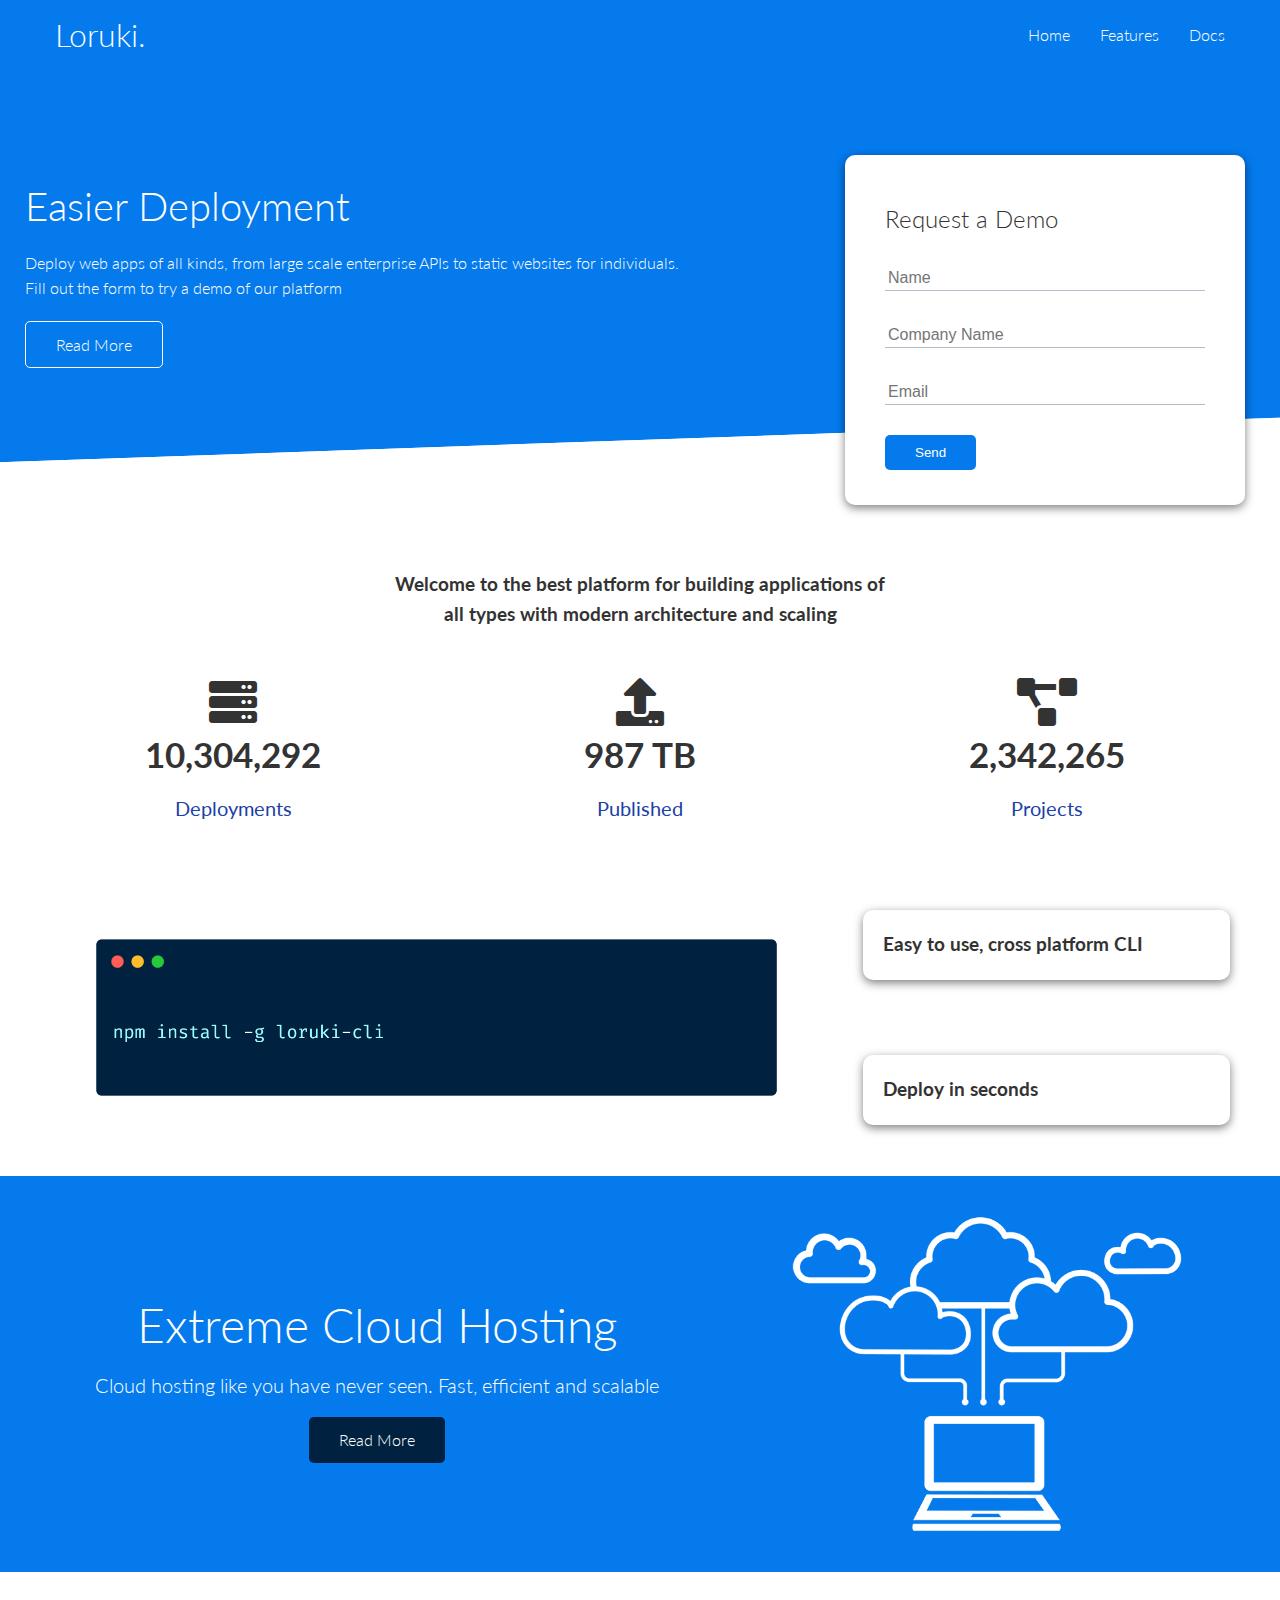
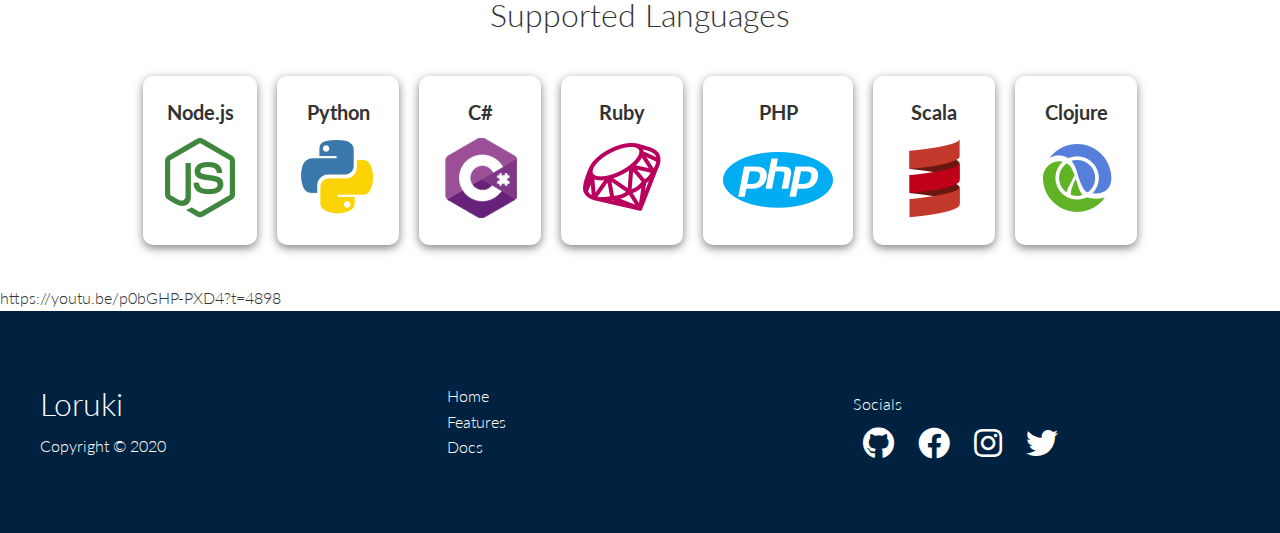
<file: loruki-website/index.html>
<!DOCTYPE html>
<html lang="en">
  <head>
    <meta charset="UTF-8" />
    <meta http-equiv="X-UA-Compatible" content="IE=edge" />
    <meta name="viewport" content="width=device-width, initial-scale=1.0" />
    <link
      rel="stylesheet"
      href="https://cdnjs.cloudflare.com/ajax/libs/font-awesome/5.15.4/css/all.min.css"
      integrity="sha512-1ycn6IcaQQ40/MKBW2W4Rhis/DbILU74C1vSrLJxCq57o941Ym01SwNsOMqvEBFlcgUa6xLiPY/NS5R+E6ztJQ=="
      crossorigin="anonymous"
      referrerpolicy="no-referrer"
    />
    <link rel="stylesheet" href="css/utilities.css" />
    <link rel="stylesheet" href="css/style.css" />

    <title>Loruki | Cloud Hosting For Everyone</title>
  </head>
  <body>
    <!--Navbar-->
    <div class="navbar">
      <div class="container flex">
        <h1 class="logo"><a href="index.html">Loruki.</a></h1>
        <nav>
          <ul>
            <li><a href="index.html">Home</a></li>
            <li><a href="features.html">Features</a></li>
            <li><a href="docs.html">Docs</a></li>
          </ul>
        </nav>
      </div>
    </div>

    <!-- Showcase -->
    <section class="showcase head-slant">
      <div class="container grid">
        <div class="showcase-text">
          <h1>Easier Deployment</h1>
          <p>
            Deploy web apps of all kinds, from large scale enterprise APIs to
            static websites for individuals. Fill out the form to try a demo of
            our platform
          </p>
          <a href="features.html" class="btn btn-outline on-blue-btn"
            >Read More</a
          >
        </div>

        <div class="showcase-form card">
          <h2>Request a Demo</h2>
          <form>
            <div class="form-control">
              <input type="text" name="name" placeholder="Name" required />
            </div>
            <div class="form-control">
              <input
                type="text"
                name="company"
                placeholder="Company Name"
                required
              />
            </div>
            <div class="form-control">
              <input type="email" name="email" placeholder="Email" required />
            </div>
            <input type="submit" value="Send" class="btn btn-primary" />
          </form>
        </div>
      </div>
    </section>

    <!-- Stats -->
    <section class="stats">
      <div class="container">
        <h3 class="stats-heading text-center my-1">
          Welcome to the best platform for building applications of all types
          with modern architecture and scaling
        </h3>

        <div class="grid grid-3 text-center my-4">
          <div>
            <i class="fas fa-server fa-3x"></i>
            <h3>10,304,292</h3>
            <p class="text-secondary">Deployments</p>
          </div>
          <div>
            <i class="fas fa-upload fa-3x"></i>
            <h3>987 TB</h3>
            <p class="text-secondary">Published</p>
          </div>
          <div>
            <i class="fas fa-project-diagram fa-3x"></i>
            <h3>2,342,265</h3>
            <p class="text-secondary">Projects</p>
          </div>
        </div>
      </div>
    </section>

    <!-- Cli -->
    <section class="cli">
      <div class="container grid">
        <img src="images/cli.png" alt="" />
        <div class="card">
          <h3>Easy to use, cross platform CLI</h3>
        </div>
        <div class="card">
          <h3>Deploy in seconds</h3>
        </div>
      </div>
    </section>

    <!-- Cloud -->
    <section class="cloud bg-primary my-2 py-2">
      <div class="container grid">
        <div class="text-center">
          <h2 class="lg">Extreme Cloud Hosting</h2>
          <p class="lead my-1">
            Cloud hosting like you have never seen. Fast, efficient and scalable
          </p>
          <div class="content-div">
            <a href="features.html" class="btn btn-dark on-blue-btn"
              >Read More</a
            >
          </div>
        </div>
        <img src="images/cloud.png" alt="" />
      </div>
    </section>

    <!-- Languages -->

    <section class="languages">
      <h2 class="md text-center my-2">Supported Languages</h2>
      <div class="container flex">
        <div class="card">
          <h4>Node.js</h4>
          <img src="images/logos/node.png" alt="" />
        </div>
        <div class="card">
          <h4>Python</h4>
          <img src="images/logos/python.png" alt="" />
        </div>
        <div class="card">
          <h4>C#</h4>
          <img src="images/logos/csharp.png" alt="" />
        </div>
        <div class="card">
          <h4>Ruby</h4>
          <img src="images/logos/ruby.png" alt="" />
        </div>
        <div class="card">
          <h4>PHP</h4>
          <img src="images/logos/php.png" alt="" />
        </div>
        <div class="card">
          <h4>Scala</h4>
          <img src="images/logos/scala.png" alt="" />
        </div>
        <div class="card">
          <h4>Clojure</h4>
          <img src="images/logos/clojure.png" alt="" />
        </div>
      </div>
    </section>
    https://youtu.be/p0bGHP-PXD4?t=4898
    <!-- Footer -->
    <footer class="footer bg-dark py-5">
      <div class="container grid grid-3">
        <div>
          <h1>Loruki</h1>
          <p>Copyright &copy; 2020</p>
        </div>

        <nav>
          <ul>
            <li><a href="index.html">Home</a></li>
            <li><a href="features.html">Features</a></li>
            <li><a href="docs.html">Docs</a></li>
          </ul>
        </nav>
        <div class="social">
          <p>Socials</p>
          <a href="#"><i class="fab fa-github fa-2x"></i></a>
          <a href="#"><i class="fab fa-facebook fa-2x"></i></a>
          <a href="#"><i class="fab fa-instagram fa-2x"></i></a>
          <a href="#"><i class="fab fa-twitter fa-2x"></i></a>
        </div>
      </div>
    </footer>
  </body>
</html>
</file>
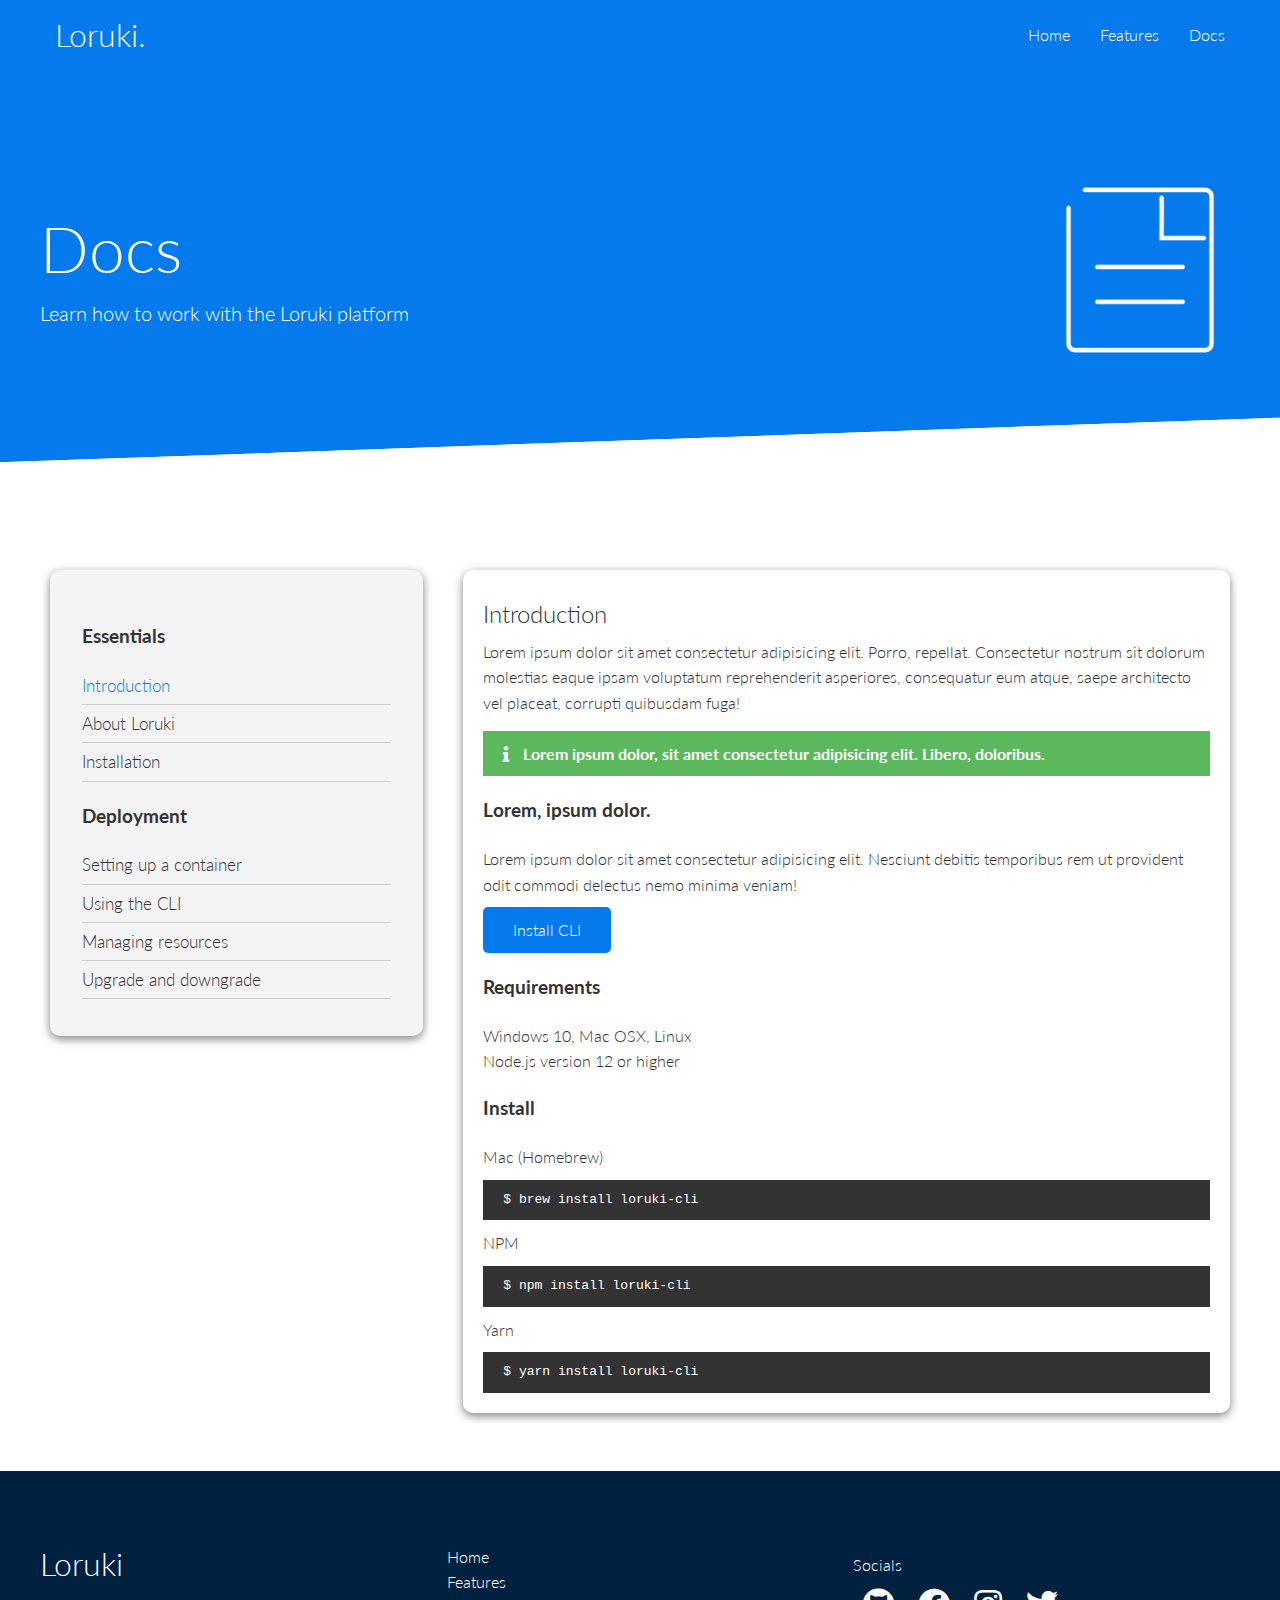
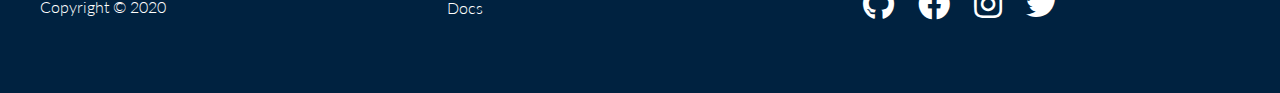
<file: loruki-website/docs.html>
<!DOCTYPE html>
<html lang="en">
  <head>
    <meta charset="UTF-8" />
    <meta http-equiv="X-UA-Compatible" content="IE=edge" />
    <meta name="viewport" content="width=device-width, initial-scale=1.0" />
    <link
      rel="stylesheet"
      href="https://cdnjs.cloudflare.com/ajax/libs/font-awesome/5.15.4/css/all.min.css"
      integrity="sha512-1ycn6IcaQQ40/MKBW2W4Rhis/DbILU74C1vSrLJxCq57o941Ym01SwNsOMqvEBFlcgUa6xLiPY/NS5R+E6ztJQ=="
      crossorigin="anonymous"
      referrerpolicy="no-referrer"
    />
    <link rel="stylesheet" href="css/utilities.css" />
    <link rel="stylesheet" href="css/style.css" />

    <title>Loruki | Cloud Hosting For Everyone</title>
  </head>
  <body>
    <!--Navbar-->
    <div class="navbar">
      <div class="container flex">
        <h1 class="logo"><a href="index.html">Loruki.</a></h1>
        <nav>
          <ul>
            <li><a href="index.html">Home</a></li>
            <li><a href="features.html">Features</a></li>
            <li><a href="docs.html">Docs</a></li>
          </ul>
        </nav>
      </div>
    </div>

    <!-- Head -->
    <section class="docs-head bg-primary py-3">
      <div class="container grid">
        <div>
          <h1 class="xl">Docs</h1>
          <p class="lead">Learn how to work with the Loruki platform</p>
        </div>
        <img src="images/docs.png" alt="" />
      </div>
    </section>

    <!-- Docs main-->
    <section class="docs-main my-4">
      <div class="container grid">
        <div class="card bg-light p-3">
          <h3 class="my-2">Essentials</h3>
          <nav>
            <ul>
              <li><a class="text-primary" href="#">Introduction</a></li>
              <li><a href="#">About Loruki</a></li>
              <li><a href="#">Installation</a></li>
            </ul>
          </nav>

          <h3 class="my-2">Deployment</h3>
          <nav>
            <ul>
              <li><a href="#">Setting up a container</a></li>
              <li><a href="#">Using the CLI</a></li>
              <li><a href="#">Managing resources</a></li>
              <li><a href="#">Upgrade and downgrade</a></li>
            </ul>
          </nav>
        </div>

        <div class="card">
          <h2>Introduction</h2>
          <p>
            Lorem ipsum dolor sit amet consectetur adipisicing elit. Porro,
            repellat. Consectetur nostrum sit dolorum molestias eaque ipsam
            voluptatum reprehenderit asperiores, consequatur eum atque, saepe
            architecto vel placeat, corrupti quibusdam fuga!
          </p>

          <div class="alert alert-success">
            <i class="fas fa-info"></i>
            Lorem ipsum dolor, sit amet consectetur adipisicing elit. Libero,
            doloribus.
          </div>

          <h3>Lorem, ipsum dolor.</h3>
          <p>
            Lorem ipsum dolor sit amet consectetur adipisicing elit. Nesciunt
            debitis temporibus rem ut provident odit commodi delectus nemo
            minima veniam!
          </p>
          <a href="" class="btn btn-primary">Install CLI</a>

          <h3>Requirements</h3>
          <ul>
            <li>Windows 10, Mac OSX, Linux</li>
            <li>Node.js version 12 or higher</li>
          </ul>

          <h3>Install</h3>
          <p>Mac (Homebrew)</p>
          <pre><code>$ brew install loruki-cli</code></pre>

          <p>NPM</p>
          <pre><code>$ npm install loruki-cli</code></pre>

          <p>Yarn</p>
          <pre><code>$ yarn install loruki-cli</code></pre>
        </div>
      </div>
    </section>

    <!-- Footer -->
    <footer class="footer bg-dark py-5">
      <div class="container grid grid-3">
        <div>
          <h1>Loruki</h1>
          <p>Copyright &copy; 2020</p>
        </div>

        <nav>
          <ul>
            <li><a href="index.html">Home</a></li>
            <li><a href="features.html">Features</a></li>
            <li><a href="docs.html">Docs</a></li>
          </ul>
        </nav>
        <div class="social">
          <p>Socials</p>
          <a href="#"><i class="fab fa-github fa-2x"></i></a>
          <a href="#"><i class="fab fa-facebook fa-2x"></i></a>
          <a href="#"><i class="fab fa-instagram fa-2x"></i></a>
          <a href="#"><i class="fab fa-twitter fa-2x"></i></a>
        </div>
      </div>
    </footer>
  </body>
</html>
</file>
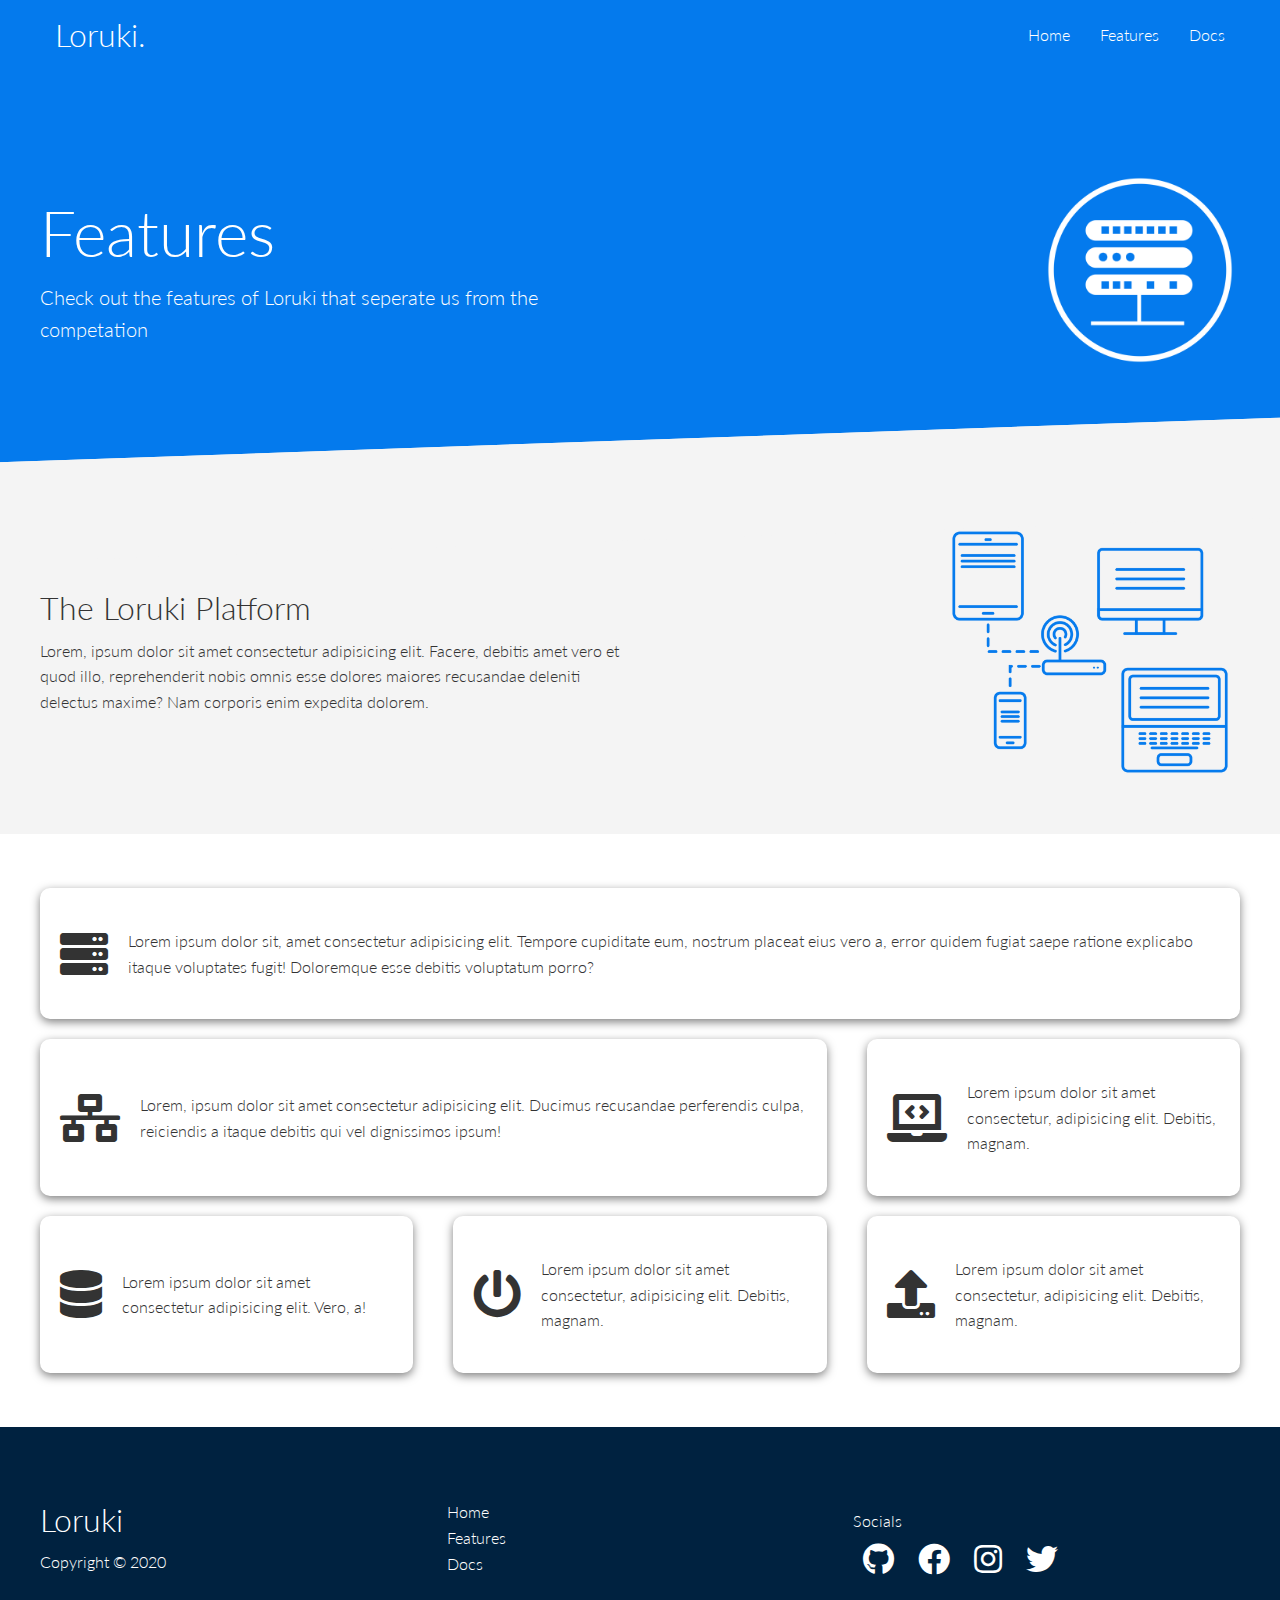
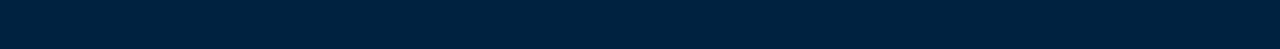
<file: loruki-website/features.html>
<!DOCTYPE html>
<html lang="en">
  <head>
    <meta charset="UTF-8" />
    <meta http-equiv="X-UA-Compatible" content="IE=edge" />
    <meta name="viewport" content="width=device-width, initial-scale=1.0" />
    <link
      rel="stylesheet"
      href="https://cdnjs.cloudflare.com/ajax/libs/font-awesome/5.15.4/css/all.min.css"
      integrity="sha512-1ycn6IcaQQ40/MKBW2W4Rhis/DbILU74C1vSrLJxCq57o941Ym01SwNsOMqvEBFlcgUa6xLiPY/NS5R+E6ztJQ=="
      crossorigin="anonymous"
      referrerpolicy="no-referrer"
    />
    <link rel="stylesheet" href="css/utilities.css" />
    <link rel="stylesheet" href="css/style.css" />

    <title>Loruki | Cloud Hosting For Everyone</title>
  </head>
  <body>
    <!--Navbar-->
    <div class="navbar">
      <div class="container flex">
        <h1 class="logo"><a href="index.html">Loruki.</a></h1>
        <nav>
          <ul>
            <li><a href="index.html">Home</a></li>
            <li><a href="features.html">Features</a></li>
            <li><a href="docs.html">Docs</a></li>
          </ul>
        </nav>
      </div>
    </div>

    <!-- Head -->
    <section class="features-head bg-primary py-3">
      <div class="container grid">
        <div>
          <h1 class="xl">Features</h1>
          <p class="lead">
            Check out the features of Loruki that seperate us from the
            competation
          </p>
        </div>
        <img src="images/server.png" alt="" />
      </div>
    </section>

    <!-- Sub head -->
    <section class="features-sub-head bg-light py-3">
      <div class="container grid">
        <div>
          <h1 class="md">The Loruki Platform</h1>
          <p>
            Lorem, ipsum dolor sit amet consectetur adipisicing elit. Facere,
            debitis amet vero et quod illo, reprehenderit nobis omnis esse
            dolores maiores recusandae deleniti delectus maxime? Nam corporis
            enim expedita dolorem.
          </p>
        </div>
        <img src="images/server2.png" alt="" />
      </div>
    </section>

    <!-- Features cards-->
    <section class="features-main my-2">
      <div class="container grid grid-3">
        <div class="card flex">
          <i class="fas fa-server fa-3x"></i>
          <p>
            Lorem ipsum dolor sit, amet consectetur adipisicing elit. Tempore
            cupiditate eum, nostrum placeat eius vero a, error quidem fugiat
            saepe ratione explicabo itaque voluptates fugit! Doloremque esse
            debitis voluptatum porro?
          </p>
        </div>

        <div class="card flex">
          <i class="fas fa-network-wired fa-3x"></i>
          <p>
            Lorem, ipsum dolor sit amet consectetur adipisicing elit. Ducimus
            recusandae perferendis culpa, reiciendis a itaque debitis qui vel
            dignissimos ipsum!
          </p>
        </div>

        <div class="card flex">
          <i class="fas fa-laptop-code fa-3x"></i>
          <p>
            Lorem ipsum dolor sit amet consectetur, adipisicing elit. Debitis,
            magnam.
          </p>
        </div>

        <div class="card flex">
          <i class="fas fa-database fa-3x"></i>
          <p>
            Lorem ipsum dolor sit amet consectetur adipisicing elit. Vero, a!
          </p>
        </div>

        <div class="card flex">
          <i class="fas fa-power-off fa-3x"></i>
          <p>
            Lorem ipsum dolor sit amet consectetur, adipisicing elit. Debitis,
            magnam.
          </p>
        </div>

        <div class="card flex">
          <i class="fas fa-upload fa-3x"></i>
          <p>
            Lorem ipsum dolor sit amet consectetur, adipisicing elit. Debitis,
            magnam.
          </p>
        </div>
      </div>
    </section>

    <!-- Footer -->
    <footer class="footer bg-dark py-5">
      <div class="container grid grid-3">
        <div>
          <h1>Loruki</h1>
          <p>Copyright &copy; 2020</p>
        </div>

        <nav>
          <ul>
            <li><a href="index.html">Home</a></li>
            <li><a href="features.html">Features</a></li>
            <li><a href="docs.html">Docs</a></li>
          </ul>
        </nav>
        <div class="social">
          <p>Socials</p>
          <a href="#"><i class="fab fa-github fa-2x"></i></a>
          <a href="#"><i class="fab fa-facebook fa-2x"></i></a>
          <a href="#"><i class="fab fa-instagram fa-2x"></i></a>
          <a href="#"><i class="fab fa-twitter fa-2x"></i></a>
        </div>
      </div>
    </footer>
  </body>
</html>
</file>
<file: loruki-website/css/utilities.css>
/* Utilities */
.container {
  max-width: 1400px;
  margin: 0 auto;
  overflow: hidden;
  padding: 0 40px;
}

.card {
  background-color: var(--white-color);
  color: var(--grey-color);
  border-radius: 10px;
  box-shadow: 0 3px 10px rgba(0, 0, 0, 0.5);
  padding: 20px;
  margin: 10px;
}

.btn {
  display: inline-block;
  padding: 10px 30px;
  cursor: pointer;
  background-color: var(--primary-color);
  color: var(--white-color);
  border: none;
  border-radius: 5px;
}

.btn-outline {
  background-color: transparent;
  border: 1px var(--white-color) solid;
}

.btn:hover {
  transform: scale(0.98);
}

/* On hover effects and animation for buttons on blue background */
.on-blue-btn {
  transition: background-color 0.2s ease-in;
}

.on-blue-btn:hover {
  color: var(--primary-color);
  background-color: var(--white-color);
  border: 1px #005dbb solid;
}

.content-div {
  position: relative;
  height: 45px;
}

/* Backgrounds and colored buttons */
.bg-primary,
.btn-primary {
  background-color: var(--primary-color);
  color: var(--white-color);
}

.bg-secondary,
.btn-secondary {
  background-color: var(--secondary-color);
  color: var(--white-color);
}

.bg-dark,
.btn-dark {
  background-color: var(--dark-color);
  color: var(--white-color);
}

.bg-light,
.btn-light {
  background-color: var(--light-color);
  color: var(--grey-color);
}

.bg-primary a,
.btn-primary a,
.bg-secondary a,
.btn-secondary a,
.bg-dark a,
.btn-dark a {
  color: var(--white-color);
}

/* Text colors */
.text-primary {
  color: var(--primary-color);
}

.text-secondary {
  color: var(--secondary-color);
}

.text-dark {
  color: var(--dark-color);
}

.text-light {
  color: var(--light-color);
}

/* Text sizes */
.lead {
  font-size: 20px;
}

.sm {
  font-size: 1rem;
}

.md {
  font-size: 2rem;
}

.lg {
  font-size: 3rem;
}

.xl {
  font-size: 4rem;
}

/* - */

.text-center {
  text-align: center;
}

/* Alert */
.alert {
  background-color: var(--light-color);
  padding: 10px 20px;
  font-weight: bold;
  margin: 15px 0;
}

.alert i {
  margin-right: 10px;
}

.alert-success {
  background-color: var(--success-color);
  color: var(--white-color);
}

.alert-error {
  background-color: var(--error-color);
  color: var(--white-color);
}

/* Flex and grid */
.flex {
  display: flex;
  justify-content: center;
  align-items: center;
  height: 100%;
}

.grid {
  display: grid;
  grid-template-columns: 1fr 1fr;
  gap: 20px;
  justify-content: center;
  align-items: center;
  height: 100%;
}

.grid-3 {
  grid-template-columns: 1fr 1fr 1fr;
}

/* Margin */

/* Margin on Y, top and bottom */
.my-1 {
  margin: 1rem 0;
}

.my-2 {
  margin: 1.5rem 0;
}

.my-3 {
  margin: 2rem 0;
}

.my-4 {
  margin: 3rem 0;
}

.my-5 {
  margin: 4rem 0;
}

/* Margin on all, top , bottom, right and left */
.m-1 {
  margin: 1rem;
}

.m-2 {
  margin: 1.5rem;
}

.m-3 {
  margin: 2rem;
}

.m-4 {
  margin: 3rem;
}

.m-5 {
  margin: 4rem;
}

/* Padding */

/* Padding on Y, top and bottom */
.py-1 {
  padding: 1rem 0;
}

.py-2 {
  padding: 1.5rem 0;
}

.py-3 {
  padding: 2rem 0;
}

.py-4 {
  padding: 3rem 0;
}

.py-5 {
  padding: 4rem 0;
}

/* Padding on all, top , bottom, right and left */
.p-1 {
  padding: 1rem;
}

.p-2 {
  padding: 1.5rem;
}

.p-3 {
  padding: 2rem;
}

.p-4 {
  padding: 3rem;
}

.p-5 {
  padding: 4rem;
}
</file>
<file: loruki-website/css/style.css>
@import url("https://fonts.googleapis.com/css2?family=Lato:wght@300&display=swap");

/* Variables, first the scope (root means everywhere) then start with -- */
:root {
  --primary-color: #047aed;
  --secondary-color: #1c3fa8;
  --dark-color: #002240;
  --light-color: #f4f4f4;
  --grey-color: #333;
  --white-color: #fff;
  --success-color: #5cb85c;
  --error-color: #d9534f;
}

/* Global styles */
* {
  box-sizing: border-box;
  padding: 0;
  margin: 0;
}

body {
  font-family: "Lato", sans-serif;
  font-weight: 300;
  color: var(--grey-color);
  line-height: 1.6;
}

ul {
  list-style-type: none;
}

a {
  text-decoration: none;
  color: var(--grey-color);
}

h1,
h2 {
  font-weight: 300;
  line-height: 1.2;
  margin: 10px 0;
}

p {
  margin: 10px 0;
}

img {
  width: 100%;
}

code,
pre {
  background-color: var(--grey-color);
  color: var(--white-color);
  padding: 10px;
}

/* Navbar styles */
.navbar {
  background-color: var(--primary-color);
  color: var(--white-color);
  height: 70px;
}

.navbar ul {
  display: flex;
}

.navbar a {
  color: var(--white-color);
  padding: 10px;
  padding-bottom: 1rem;
  margin: 0 5px;
}

.navbar a:hover {
  border-bottom: 2px var(--white-color) solid;
}

.navbar .flex {
  justify-content: space-between;
}

/* Showcase */
.showcase {
  height: 400px;
  background-color: var(--primary-color);
  color: var(--white-color);
  position: relative;
}

.showcase h1 {
  font-size: 40px;
}

.showcase p {
  margin: 20px 0;
}

.showcase .grid {
  overflow: visible;
  grid-template-columns: 55% 45%;
  gap: 30px;
}

.showcase-text {
  animation: slideInFromLeft 0.5s ease-in;
}

.showcase-form {
  position: relative;
  top: 60px;
  height: 350px;
  width: 400px;
  padding: 40px;
  z-index: 100;
  justify-self: flex-end;
  animation: slideInFromRight 0.5s ease-in;
}

.showcase-form .form-control {
  margin: 30px 0;
}

.showcase-form input[type="text"],
.showcase-form input[type="email"] {
  border: 0;
  border-bottom: 1px solid #b4becb;
  width: 100%;
  padding: 3px;
  font-size: 16px;
}

.showcase-form input:focus {
  outline: none;
}

.showcase::before,
.showcase::after {
  content: "";
  position: absolute;
  height: 100px;
  bottom: -70px;
  right: 0;
  left: 0;
  background-color: var(--white-color);
  transform: skewY(-2deg);
  -webkit-transform: skewY(-2deg);
  -moz-transform: skewY(-2deg);
  -ms-transform: skewY(-2deg);
}

/* Stats */
.stats {
  padding-top: 100px;
  animation: slideInFromBottom 0.5s ease-in;
}

.stats-heading {
  max-width: 500px;
  margin: auto;
}

.stats .grid h3 {
  font-size: 35px;
}

.stats .grid p {
  font-size: 20px;
  font-weight: 400;
}

/* Cli */
.cli .grid {
  grid-template-columns: repeat(3, 1fr);
  grid-template-rows: repeat(2, 1fr);
}

.cli .grid > *:first-child {
  grid-column: 1 / span 2;
  grid-row: 1 / span 2;
}

/* Cloud */
.cloud .grid {
  grid-template-columns: 4fr 3fr;
}

/* Languages */
.languages .flex {
  flex-wrap: wrap;
}

.languages .card {
  text-align: center;
  margin: 18px 10px 40px;
  transition: transform 0.2s ease-in;
}

.languages .card h4 {
  font-size: 20px;
  margin-bottom: 10px;
}

.languages .card:hover {
  transform: translateY(-15px);
}

/* Features */
.features-head,
.docs-head {
  height: 400px;
  position: relative;
}

.features-head img,
.docs-head img {
  width: 200px;
  justify-self: flex-end;
}

.features-sub-head img {
  width: 300px;
  justify-self: flex-end;
}

/* Features cards */
.features-main .card > i {
  margin-right: 20px;
}

.features-main .grid {
  padding: 30px;
}

.features-main .grid > *:first-child {
  grid-column: 1 / span 3;
}

.features-main .grid > *:nth-child(2) {
  grid-column: 1 / span 2;
}

.features-head::before,
.features-head::after {
  content: "";
  position: absolute;
  height: 100px;
  bottom: -70px;
  right: 0;
  left: 0;
  background-color: var(--light-color);
  transform: skewY(-2deg);
  -webkit-transform: skewY(-2deg);
  -moz-transform: skewY(-2deg);
  -ms-transform: skewY(-2deg);
}

/* Docs */
.docs-main {
  margin-top: 90px;
}

.docs-main h3 {
  margin: 20px 0;
}

.docs-main .grid {
  grid-template-columns: 1fr 2fr;
  align-items: flex-start;
}

.docs-main nav li {
  font-size: 17px;
  padding-bottom: 5px;
  margin-bottom: 5px;
  border-bottom: 1px #ccc solid;
}

.docs-main li:hover {
  font-weight: bold;
}

.docs-head::before,
.docs-head::after {
  content: "";
  position: absolute;
  height: 100px;
  bottom: -70px;
  right: 0;
  left: 0;
  background-color: var(--white-color);
  transform: skewY(-2deg);
  -webkit-transform: skewY(-2deg);
  -moz-transform: skewY(-2deg);
  -ms-transform: skewY(-2deg);
}

/* Footer */
.footer .social a {
  margin: 0 10px;
}

/* Animations */
@keyframes slideInFromLeft {
  0% {
    transform: translateX(-100%);
  }

  100% {
    transform: translateX(0);
  }
}

@keyframes slideInFromRight {
  0% {
    transform: translateX(100%);
  }

  100% {
    transform: translateX(0);
  }
}

@keyframes slideInFromTop {
  0% {
    transform: translateY(-100%);
  }

  100% {
    transform: translateX(0);
  }
}

@keyframes slideInFromBottom {
  0% {
    transform: translateY(100%);
  }

  100% {
    transform: translateY(0);
  }
}

/* Tablets and under */
@media (max-width: 1010px) {
  .grid,
  .showcase .grid,
  .stats .grid,
  .cli .grid,
  .cloud .grid,
  .features-main .grid,
  .docs-main .grid {
    grid-template-columns: 1fr;
    grid-template-rows: 1fr;
  }

  .showcase {
    height: auto;
  }

  .showcase-text {
    text-align: center;
    margin-top: 40px;
  }

  .showcase-form {
    justify-self: center;
    margin: auto;
  }

  .cli .grid > *:first-child {
    grid-column: 1;
    grid-row: 1;
  }

  .features-head,
  .features-sub-head,
  .docs-head {
    height: 600px;
    text-align: center;
  }

  .features-head img,
  .features-sub-head img,
  .docs-head img {
    justify-self: center;
  }

  /* for the slanting bar */
  .features-sub-head {
    margin-top: 50px;
  }

  .features-main .grid > *:first-child,
  .features-main .grid > :nth-child(2) {
    grid-column: 1;
  }
}

/* Mobile */
@media (max-width: 500px) {
  .navbar {
    height: 110px;
  }

  .navbar .flex {
    flex-direction: column;
  }

  .navbar ul {
    padding: 10px;
    background-color: rgba(0, 0, 0, 0.1);
    border-radius: 10px;
  }

  .navbar li:hover {
    background: var(--grey-color);
    border-radius: 5px;
  }

  .showcase-form {
    width: 300px;
  }
}
</file>
